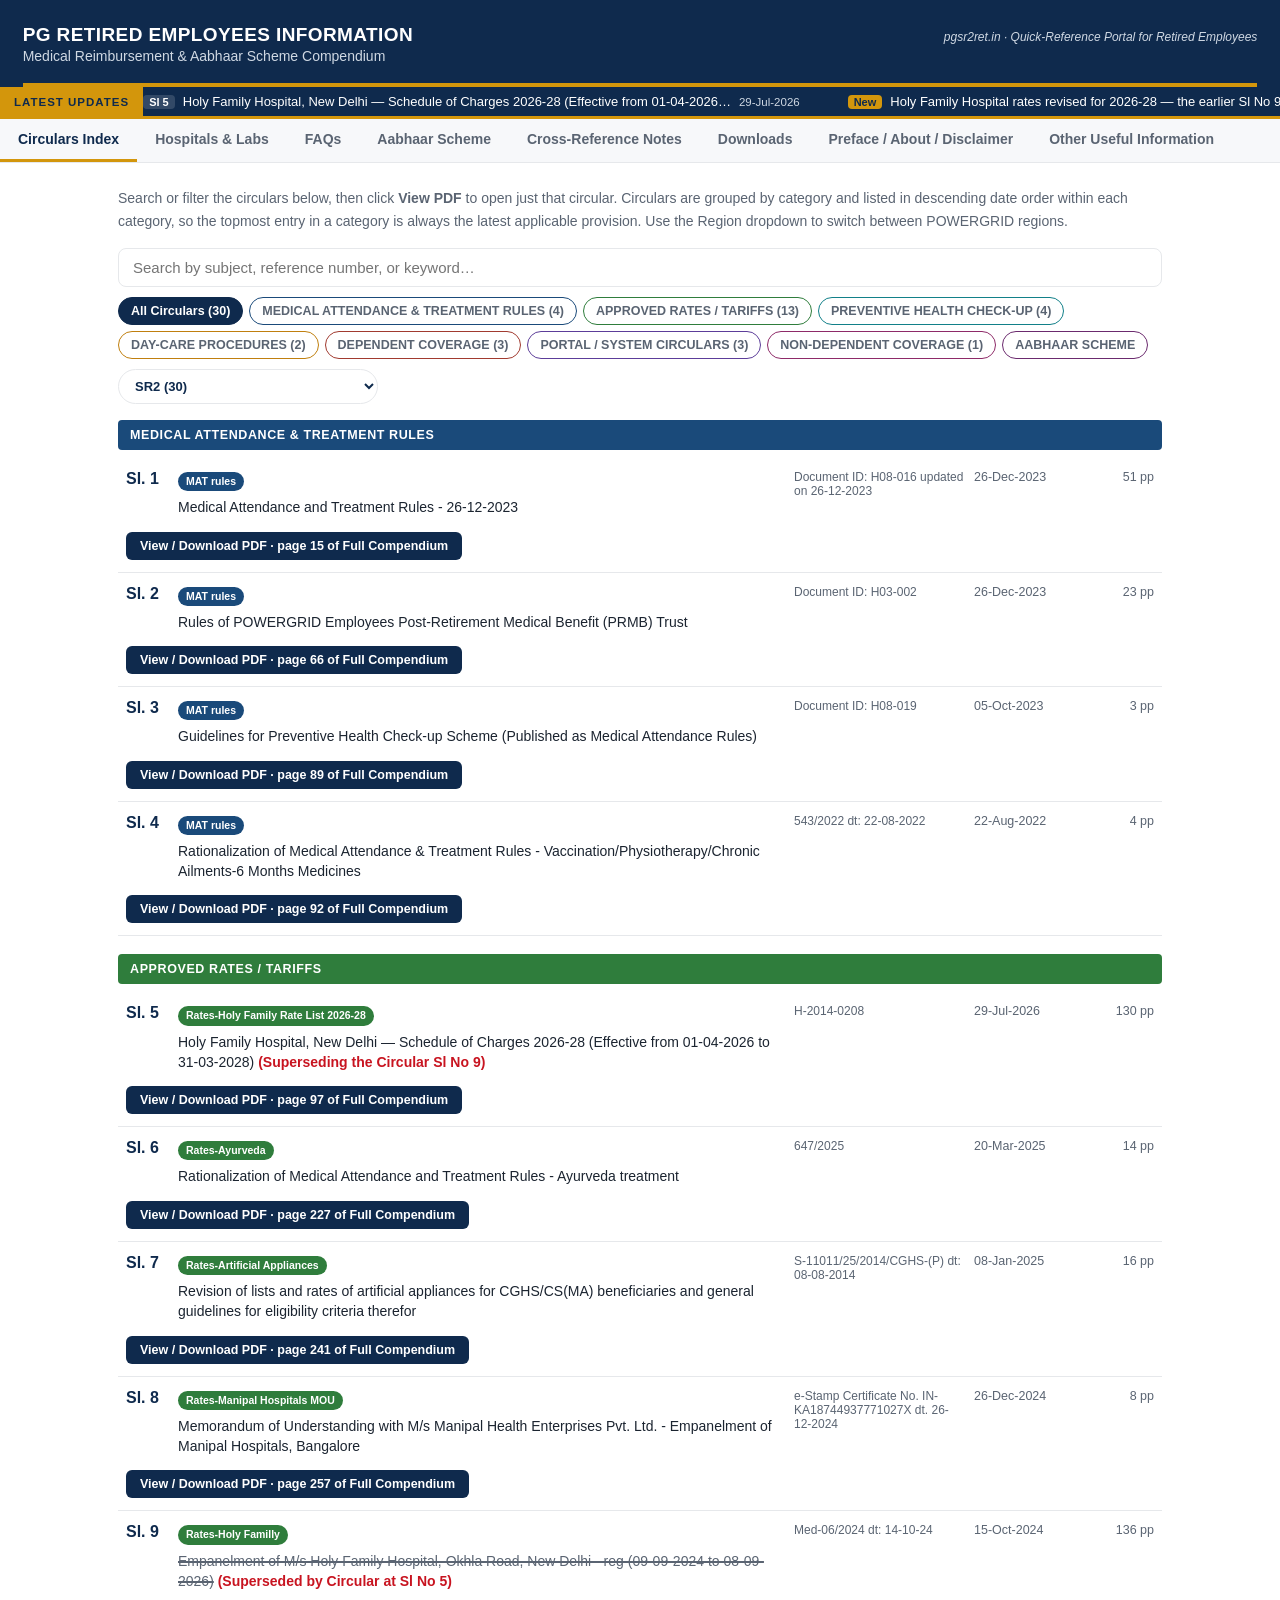
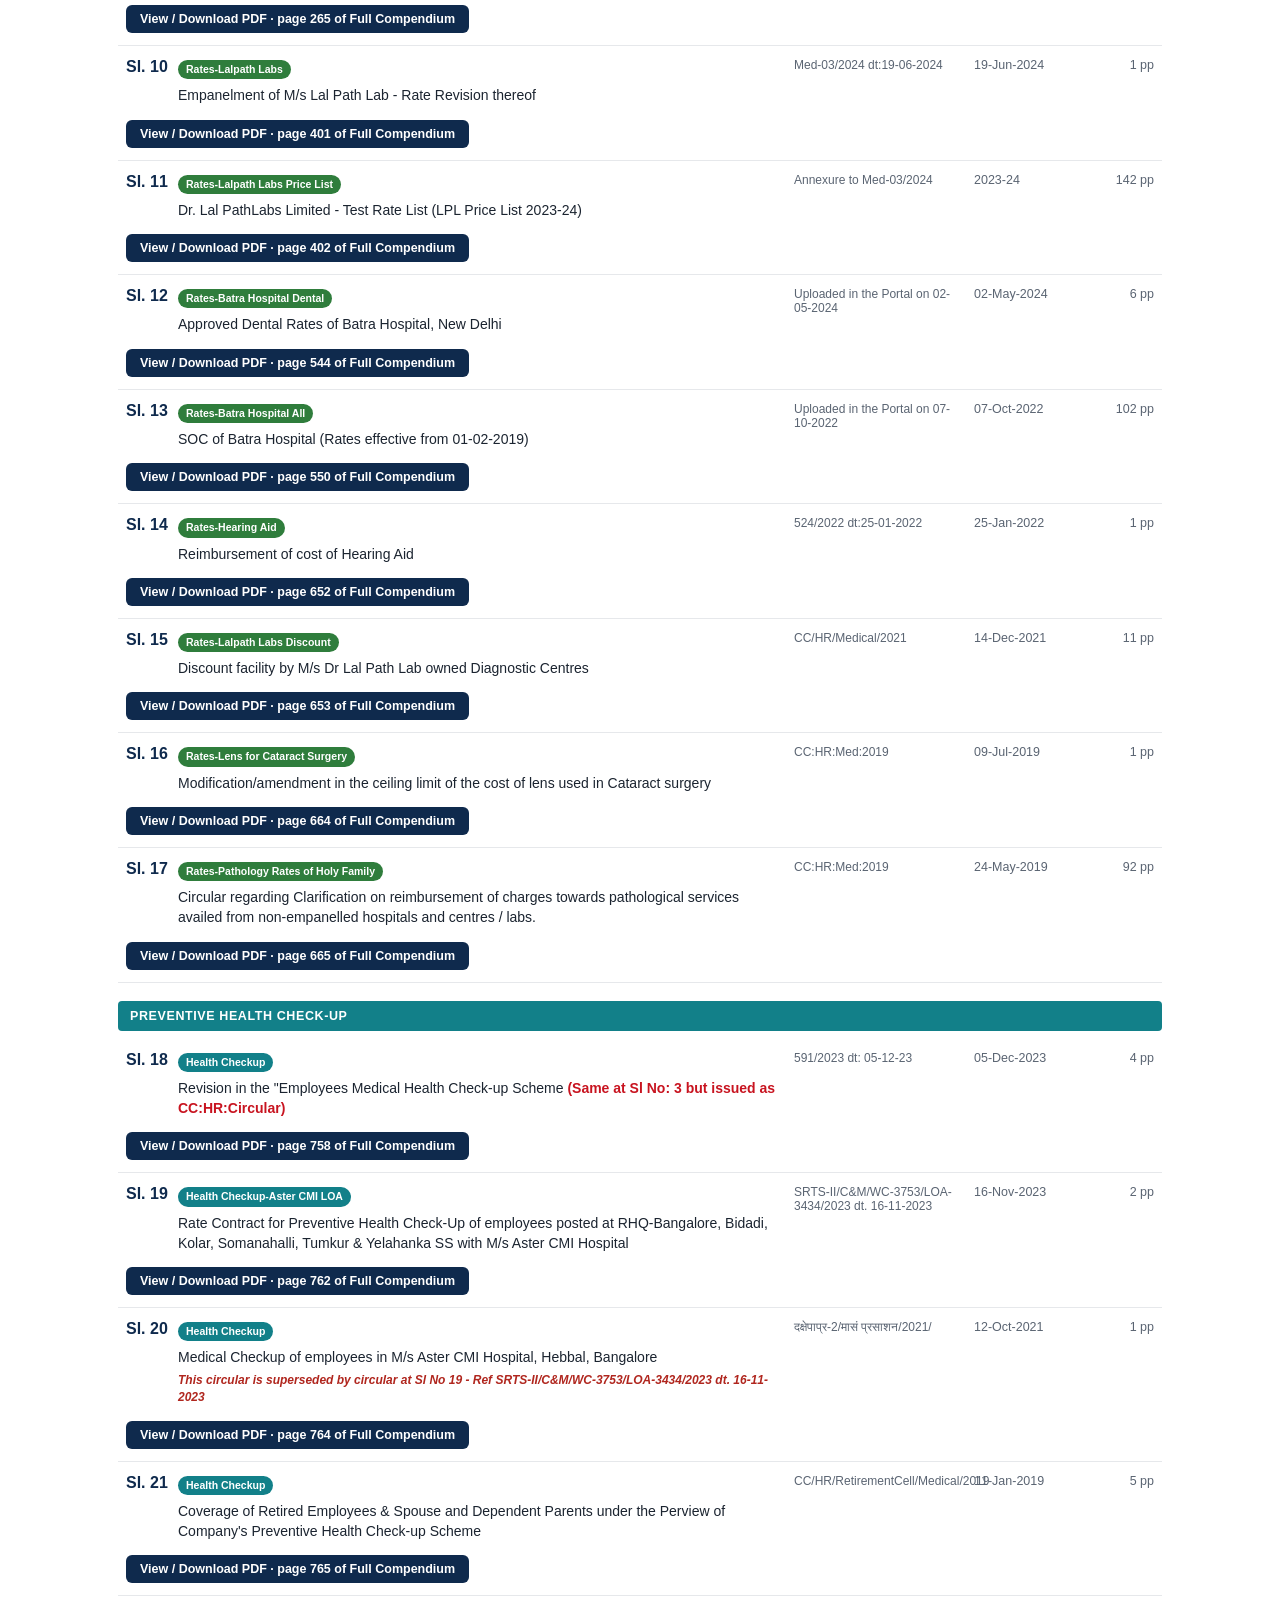
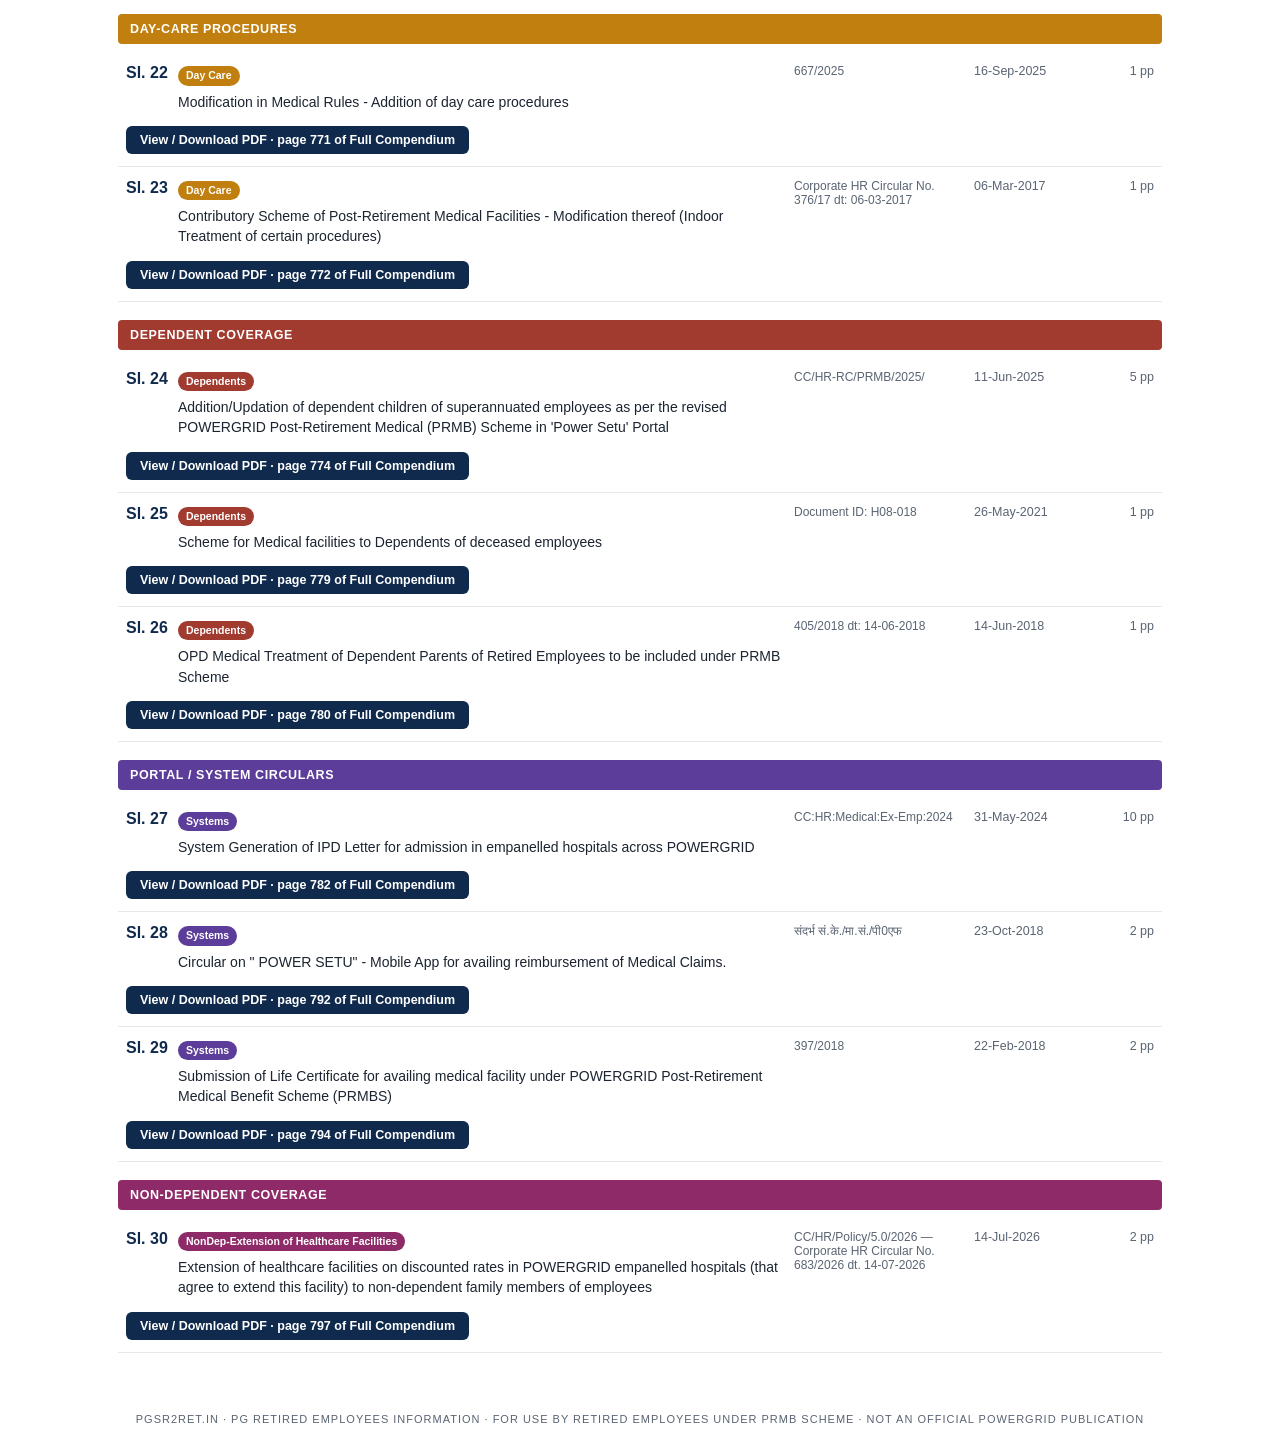
<file: index.html>
<!DOCTYPE html>
<html lang="en">
<head>
<meta charset="UTF-8">
<meta name="viewport" content="width=device-width, initial-scale=1.0">
<title>POWERGRID Retired Employees Information | pgsr2ret.in</title>
<link rel="stylesheet" href="style.css">
</head>
<body>

<header class="topbar">
  <div class="topbar-inner">
    <div class="brand">
      <div class="brand-title">PG RETIRED EMPLOYEES INFORMATION</div>
      <div class="brand-sub">Medical Reimbursement &amp; Aabhaar Scheme Compendium</div>
    </div>
    <div class="brand-tag">pgsr2ret.in &middot; Quick-Reference Portal for Retired Employees</div>
  </div>
  <div class="goldline"></div>
</header>

<div class="ticker-wrap" id="tickerWrap">
  <span class="ticker-label">Latest Updates</span>
  <div class="ticker-viewport">
    <div class="ticker-track" id="tickerTrack"><!-- filled by app.js from DATA.circulars --></div>
  </div>
</div>

<nav class="tabs" id="tabs">
  <button class="tab-btn active" data-tab="circulars">Circulars Index</button>
  <button class="tab-btn" data-tab="hospitals">Hospitals &amp; Labs</button>
  <button class="tab-btn" data-tab="faqs">FAQs</button>
  <button class="tab-btn" data-tab="aabhaar">Aabhaar Scheme</button>
  <button class="tab-btn" data-tab="crossref">Cross-Reference Notes</button>
  <button class="tab-btn" data-tab="downloads">Downloads</button>
  <button class="tab-btn" data-tab="about">Preface / About / Disclaimer</button>
  <button class="tab-btn" data-tab="other">Other Useful Information</button>
</nav>

<main class="content">

  <!-- CIRCULARS TAB -->
  <section id="tab-circulars" class="tab-panel active">
    <div class="panel-intro">
      <p>Search or filter the circulars below, then click <strong>View PDF</strong> to open just that
      circular. Circulars are grouped by category and listed in descending date order within each
      category, so the topmost entry in a category is always the latest applicable provision. Use the
      Region dropdown to switch between POWERGRID regions.</p>
    </div>
    <div class="controls">
      <input type="search" id="circSearch" placeholder="Search by subject, reference number, or keyword…" autocomplete="off">
      <div class="chips" id="circFilters"></div>
      <select id="circRegionFilter" class="city-select"></select>
    </div>
    <div id="circResults" class="results"></div>
    <p class="empty-msg" id="circEmpty" style="display:none;">No circulars match your search.</p>
  </section>

  <!-- HOSPITALS TAB -->
  <section id="tab-hospitals" class="tab-panel">
    <div class="panel-intro">
      <p>Empanelled hospitals and Dr. Lal PathLabs centres. Use the Region dropdown to switch between
      POWERGRID regions, then narrow further by State and City, or just search by name.
      <span class="star-red">*</span> the Portal Sl.No. may change once any new empanelment
      hospital is added.</p>
    </div>
    <div class="controls">
      <input type="search" id="hospSearch" placeholder="Search hospitals or labs by name…" autocomplete="off">
      <div class="chips">
        <button class="chip active" data-hgroup="hospitals">Hospitals (80)</button>
        <button class="chip" data-hgroup="labs">Dr. Lal PathLabs (23)</button>
      </div>
      <select id="hospRegionFilter" class="city-select"></select>
      <select id="hospStateFilter" class="city-select"></select>
      <select id="hospCityFilter" class="city-select"></select>
    </div>
    <p class="hint-note" id="hospStateHint" style="display:none;"></p>
    <div id="hospResults" class="results"></div>
    <p class="empty-msg" id="hospEmpty" style="display:none;">No matches found.</p>
  </section>

  <!-- FAQs TAB -->
  <section id="tab-faqs" class="tab-panel">
    <div class="panel-intro">
      <p>Answers to common questions retired employees ask about medical reimbursement, empanelled
      hospitals, and the Aabhaar Scheme. Click a question to expand its answer.</p>
    </div>
    <div class="controls">
      <input type="search" id="faqSearch" placeholder="Search FAQs by keyword…" autocomplete="off">
      <div class="chips" id="faqFilters"></div>
    </div>
    <div id="faqResults" class="results"></div>
    <p class="empty-msg" id="faqEmpty" style="display:none;">No FAQs match your search.</p>
    <p class="empty-msg" id="faqComingSoon" style="display:none;">FAQs are being compiled and will
      appear here soon &mdash; check back later, or use the Circulars Index or Hospitals &amp; Labs
      tabs in the meantime.</p>
  </section>

  <!-- AABHAAR TAB -->
  <section id="tab-aabhaar" class="tab-panel">
    <div class="card-page">
      <h2>AABHAAR Scheme</h2>
      <p class="meta-line">A Scheme for Felicitation of Superannuated Employees &middot; Corporate HR
      Circular No. 650/2025 &middot; Effective 01-04-2025</p>
      <p>The AABHAAR Scheme is framed by POWERGRID to felicitate and reward superannuated employees in
      recognition of achieving age milestones &mdash; acknowledging their loyalty, invaluable
      contributions, and lasting legacy. It covers monetary rewards for age milestones (65 to 100
      years), felicitation on the Annual Raising Day with family, personalised doorstep delivery for
      senior/aged beneficiaries, and a one-time past-milestone clause for employees who crossed a
      milestone before the scheme launched.</p>
      <p>The attached document summarises all three AABHAAR circulars issued so far (launch
      &amp; framework, implementation guidelines, and the 2026 protocol amendment) in one place,
      followed by the full text of each circular.</p>
      <a class="btn-view" href="aabhaar_scheme.pdf" target="_blank" rel="noopener">View / Download AABHAAR Scheme PDF (7 pages)</a>
    </div>
  </section>

  <!-- CROSSREF TAB -->
  <section id="tab-crossref" class="tab-panel">
    <div class="card-page">
      <h2>Cross-Reference Notes</h2>
      <p class="meta-line">Important points linking certain medical reimbursement circulars issued at different times</p>
      <p>Several circulars in this compendium touch on overlapping subjects, or a later circular's
      content is already substantially covered by an earlier base document. This note calls out those
      links explicitly &mdash; e.g. where a Health Check-up circular restates content already covered
      under the main Medical Attendance Rules, or where a Dependent Coverage circular should be read
      together with the PRMB Trust Rules &mdash; so a reader isn't confused by seeing the same subject
      addressed more than once in the compendium.</p>
      <a class="btn-view" href="crossref_notes.pdf" target="_blank" rel="noopener">View / Download Cross-Reference Notes PDF</a>
    </div>
  </section>

  <!-- DOWNLOADS TAB -->
  <section id="tab-downloads" class="tab-panel">
    <div class="card-page">
      <h2>Downloads</h2>
      <p>Most people only need one or two individual circulars &mdash; use the <strong>Circulars
      Index</strong> tab for that. These downloads are for anyone who wants the complete picture in a
      single file.</p>
      <ul class="dl-list">
        <li>
          <div class="dl-title">Full Compendium (all circulars, hospitals list, dividers, Aabhaar Scheme)</div>
          <div class="dl-desc">672 pages &middot; compressed for faster download</div>
          <a class="btn-view" href="full_compendium.pdf" target="_blank" rel="noopener">Download Full Compendium PDF</a>
        </li>
        <li>
          <div class="dl-title">Index Sheet only</div>
          <div class="dl-desc">A printable summary of every circular, its reference, date, and page number in the full Compendium</div>
          <a class="btn-view" href="index_sheet.pdf" target="_blank" rel="noopener">Download Index Sheet PDF</a>
        </li>
      </ul>
    </div>
  </section>

  <!-- ABOUT TAB -->
  <section id="tab-about" class="tab-panel">
    <div class="card-page">
      <h2>Preface</h2>
      <p>Over the years, POWERGRID Corporate HR Department has issued a number of circulars, office
      memoranda and scheme documents governing medical attendance, treatment and reimbursement
      facilities available to serving as well as retired employees under the Post-Retirement Medical
      Benefit (PRMB) Scheme and also the AABHAAR Scheme to felicitate and reward superannuated
      employees in recognition of achieving age milestones. These circulars, being issued at different
      points in time and on different aspects of the rules, are often scattered and difficult to
      locate when actually needed.</p>
      <p>This Compendium has been prepared with the specific objective of consolidating all such
      circulars &mdash; classified and grouped based on nature/type of the circulars in date wise
      descending order sequence with a ready-reference Index &mdash; so that a Retired Employee,
      spouse or dependent can quickly locate the applicable provision, rate, ceiling or procedure
      without having to search through multiple individual documents.</p>
      <p><em>This compilation is based on the circulars, office memoranda and scheme documents hosted
      on the Retired Employees Portal (<strong>https://tejas.powergrid.in/ex-employee/</strong>) as on
      30-06-2026.</em></p>
      <h3>Usefulness of this Compendium to Retired Employees</h3>
      <ul>
        <li><strong>Single-window reference:</strong> All circulars relating to Preventive Health
        Check-up, Hearing Aid reimbursement, Artificial Appliances/Prosthetics rates, Cataract (IOL)
        lens ceiling, Ayurveda treatment, Dental rates, Day-care procedures, and PRMB dependent
        coverage are available at one place.</li>
        <li><strong>Quick navigation:</strong> The Index gives the circular number, date, subject and
        exact page range in the full Compendium file, enabling a retired employee to go directly to
        the relevant circular instead of searching multiple files.</li>
        <li><strong>Up-to-date position:</strong> Since circulars are arranged in descending date
        order, the employee can immediately see the latest applicable provision on any subject, and
        also trace how a particular rule has evolved over time.</li>
        <li><strong>Assistance in claims:</strong> Approved rates (dental, prosthetics, hearing aid,
        cataract lens, Ayurveda therapies, Holy Family Hospital Delhi Rates, Batra Hospital Delhi
        Rates, Dr Lalpath Labs rates) and eligibility conditions are readily available for use while
        preparing and submitting reimbursement claims under the PRMB Scheme.</li>
        <li><strong>Awareness of procedural requirements:</strong> Circulars relating to PRMB Life
        Certificate submission, updation of dependents on the Power-Setu portal, and the AABHAAR
        felicitation scheme help retired employees stay compliant with annual submission requirements
        and avail all eligible benefits without interruption.</li>
      </ul>
      <p>It is hoped that this Compendium will serve as a handy and reliable reference document for
      the Retired Employees' community of POWERGRID, and will be updated periodically as and when new
      circulars affecting medical reimbursement are issued.</p>
      <h3>Acknowledgements</h3>
      <p>The compiler gratefully acknowledges the continued support, guidance and valuable suggestions
      of Shri N Shankar, ex-ED(HR), CC and Shri NSJ Ponniah, ex-Senior GM, Sriperumbudur, in bringing
      out this Compendium.</p>
      <a class="btn-view" href="preface.pdf" target="_blank" rel="noopener">View / Download Preface PDF</a>

      <h2 style="margin-top:34px;">About This Portal</h2>
      <p>This portal consolidates the circulars, office memoranda, and scheme documents governing
      medical attendance, treatment, and reimbursement facilities available to retired employees
      under the Post-Retirement Medical Benefit (PRMB) Scheme, and the AABHAAR Scheme, all in one
      searchable place.</p>
      <h3>Disclaimer &amp; Terms of Use</h3>
      <p><strong>1. Personal &amp; Voluntary Initiative.</strong> This compilation of medical
      reimbursement circulars, guidelines, and forms ("Compilation") is a voluntary, non-commercial
      effort undertaken in a personal capacity by a retired employee of Power Grid Corporation of
      India Limited ("Employer"). It has been prepared purely for the convenience and quick reference
      of fellow retirees.</p>
      <p><strong>2. Not an Official or Authoritative Document.</strong> This Compilation is not an
      official publication of the Employer and carries no statutory or legal authority. While care has
      been taken to compile the information accurately from publicly available official sources, the
      compiler makes no representation or warranty as to its completeness, accuracy, or currency.</p>
      <p><strong>3. Always Verify with Official Sources.</strong> Rules, eligibility criteria, limits,
      and procedures governing medical benefits are subject to change, amendment, or clarification by
      the management at any time, without notice. Users are strongly advised to verify all information
      against the official circulars available on the Employer's website
      (<strong>https://tejas.powergrid.in/ex-employee/</strong>), or to consult the concerned HR
      Department, before submitting claims or making any financial decisions.</p>
      <p><strong>4. No Liability.</strong> The compiler accepts no responsibility or liability for any
      errors, omissions, outdated information, or discrepancies in this Compilation, nor for any claim
      rejection, reimbursement delay, or financial loss arising from reliance on this material. Use of
      this Compilation is entirely at the reader's own discretion and risk.</p>
      <p><strong>5. Ownership of Source Material.</strong> All original circulars, forms, and related
      materials remain the sole intellectual property of the Employer. This Compilation is intended
      solely for private circulation among retirees and must not be used for any commercial purpose or
      distributed outside the retiree community.</p>
      <p class="compiler-block">
        Compiler: A Hanumantha Char<br>
        Retired DGM(F)&amp;A, SRTS&nbsp;II Bangalore<br>
        Circulars issued up to 30-06-2026
      </p>
    </div>
  </section>

  <!-- OTHER USEFUL INFORMATION TAB -->
  <section id="tab-other" class="tab-panel">
    <div class="panel-intro">
      <p>Other documents and information useful to retired employees, beyond the medical reimbursement
      circulars &mdash; added here from time to time.</p>
    </div>
    <div id="otherResults" class="results"></div>
    <p class="empty-msg" id="otherEmpty" style="display:none;">Nothing here yet &mdash; check back
      later, or use the tabs above in the meantime.</p>
  </section>

</main>

<footer class="site-footer">pgsr2ret.in &middot; PG Retired Employees Information &middot; For use by Retired Employees under PRMB Scheme &middot; Not an official POWERGRID publication</footer>

<script src="assets_data.js"></script>
<script src="app.js"></script>
</body>
</html>
</file>
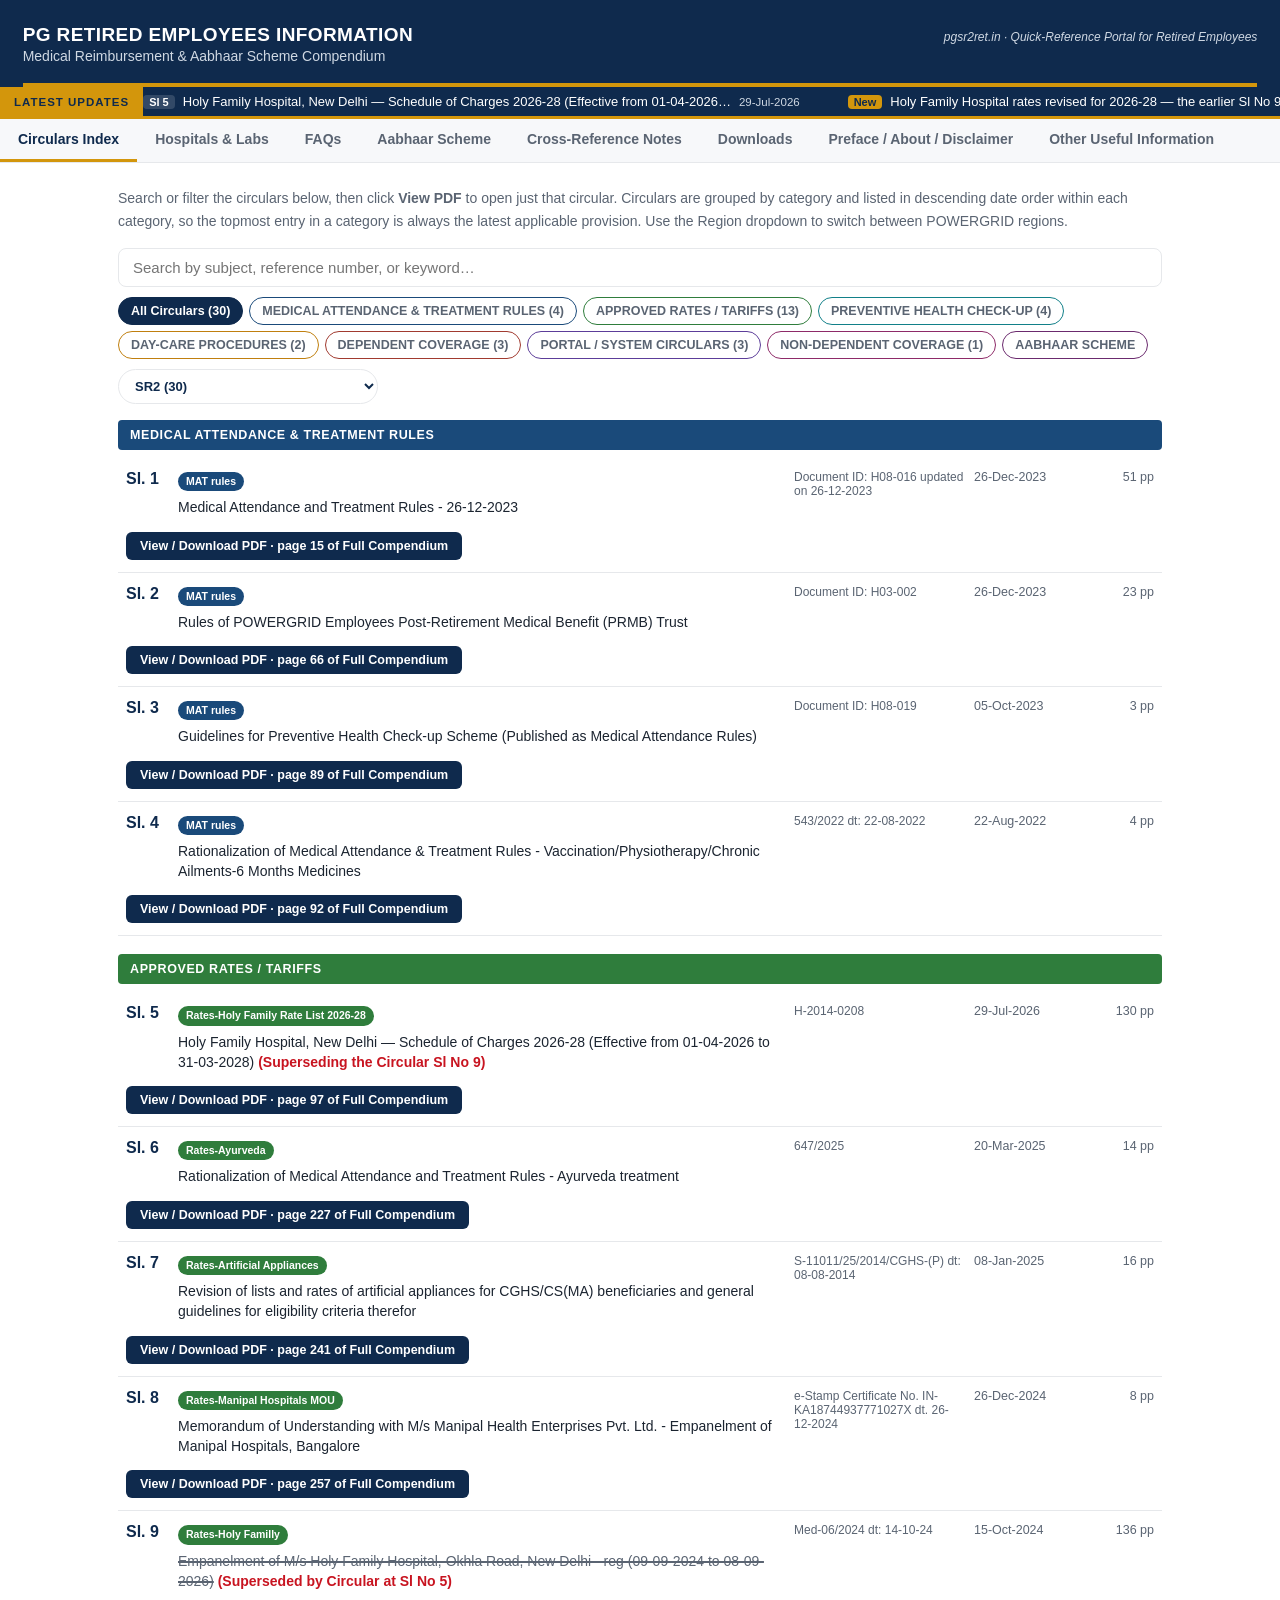
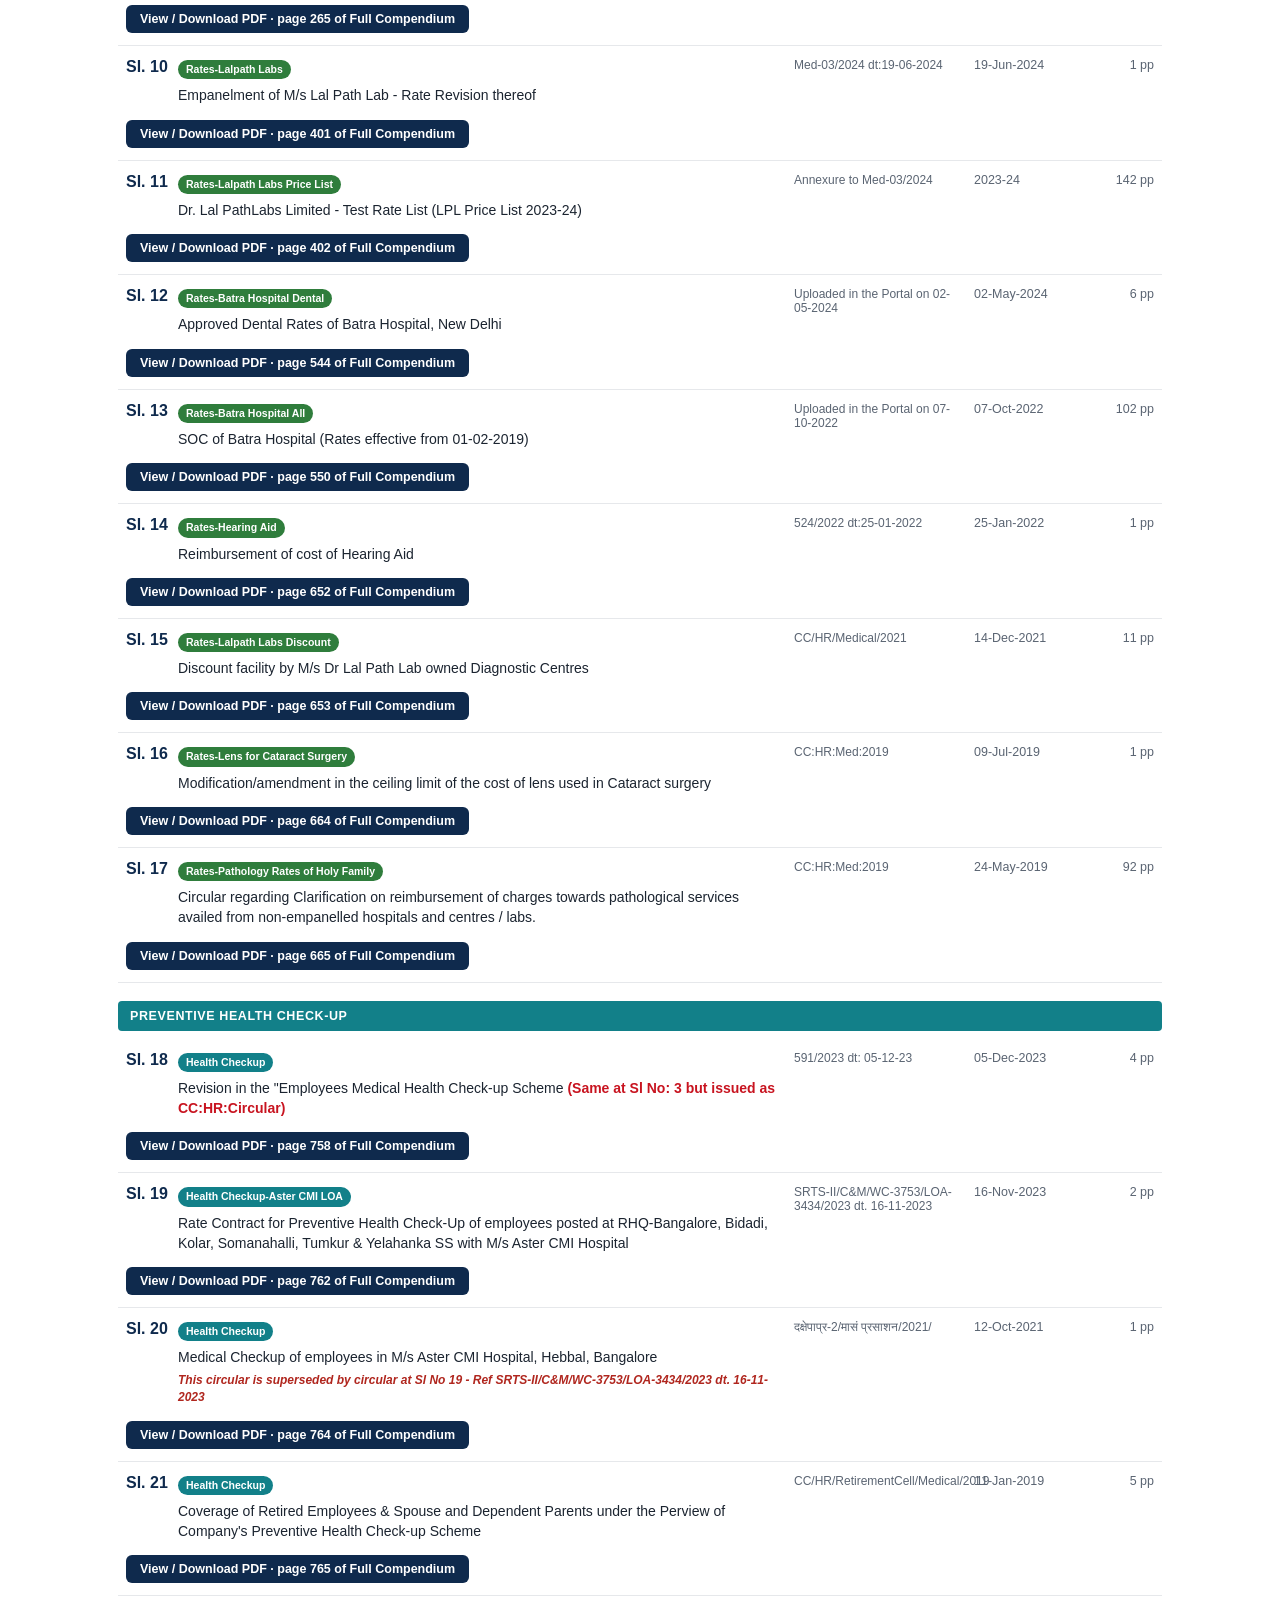
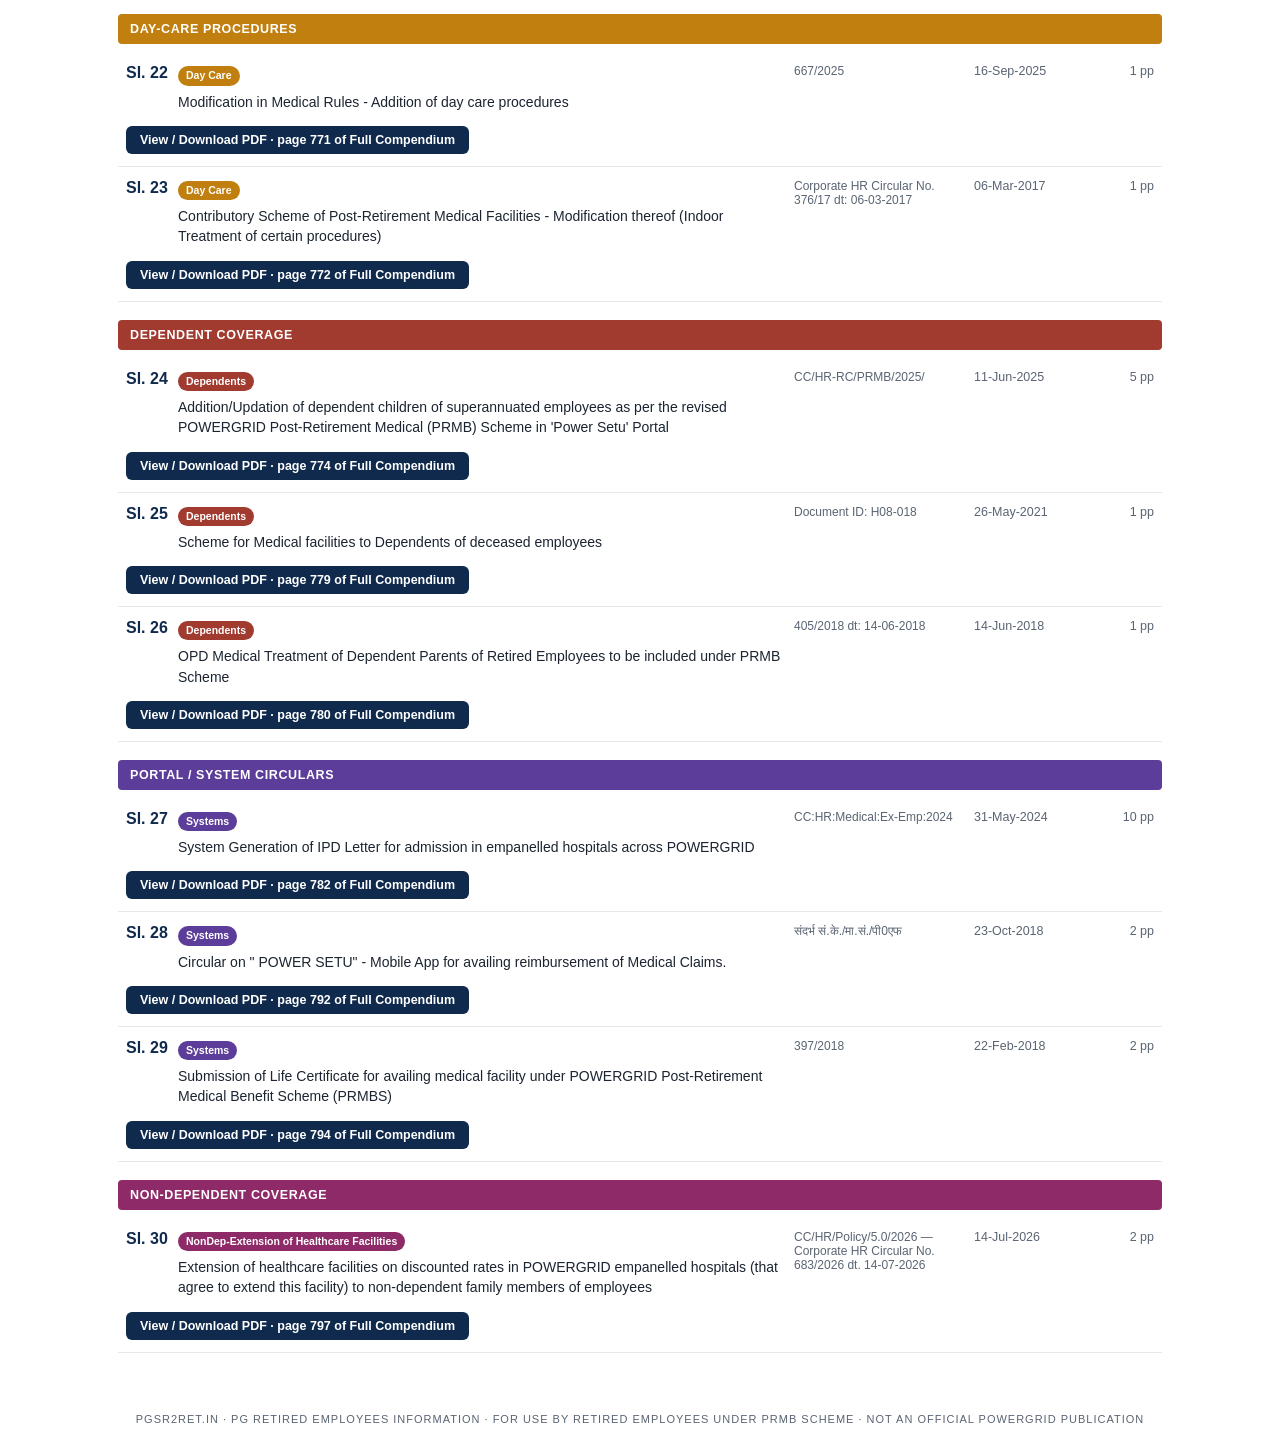
<file: index_1.html>
<!DOCTYPE html>
<html lang="en">
<head>
<meta charset="UTF-8">
<meta name="viewport" content="width=device-width, initial-scale=1.0">
<title>POWERGRID Retired Employees Information | pgsr2ret.in</title>
<link rel="stylesheet" href="style.css">
</head>
<body>

<header class="topbar">
  <div class="topbar-inner">
    <div class="brand">
      <div class="brand-title">PG RETIRED EMPLOYEES INFORMATION</div>
      <div class="brand-sub">Medical Reimbursement &amp; Aabhaar Scheme Compendium</div>
    </div>
    <div class="brand-tag">pgsr2ret.in &middot; Quick-Reference Portal for Retired Employees</div>
  </div>
  <div class="goldline"></div>
</header>

<div class="ticker-wrap" id="tickerWrap">
  <span class="ticker-label">Latest Updates</span>
  <div class="ticker-viewport">
    <div class="ticker-track" id="tickerTrack"><!-- filled by app.js from DATA.circulars --></div>
  </div>
</div>

<nav class="tabs" id="tabs">
  <button class="tab-btn active" data-tab="circulars">Circulars Index</button>
  <button class="tab-btn" data-tab="hospitals">Hospitals &amp; Labs</button>
  <button class="tab-btn" data-tab="faqs">FAQs</button>
  <button class="tab-btn" data-tab="aabhaar">Aabhaar Scheme</button>
  <button class="tab-btn" data-tab="crossref">Cross-Reference Notes</button>
  <button class="tab-btn" data-tab="downloads">Downloads</button>
  <button class="tab-btn" data-tab="about">Preface / About / Disclaimer</button>
  <button class="tab-btn" data-tab="other">Other Useful Information</button>
</nav>

<main class="content">

  <!-- CIRCULARS TAB -->
  <section id="tab-circulars" class="tab-panel active">
    <div class="panel-intro">
      <p>Search or filter the circulars below, then click <strong>View PDF</strong> to open just that
      circular. Circulars are grouped by category and listed in descending date order within each
      category, so the topmost entry in a category is always the latest applicable provision. Use the
      Region dropdown to switch between POWERGRID regions.</p>
    </div>
    <div class="controls">
      <input type="search" id="circSearch" placeholder="Search by subject, reference number, or keyword…" autocomplete="off">
      <div class="chips" id="circFilters"></div>
      <select id="circRegionFilter" class="city-select"></select>
    </div>
    <div id="circResults" class="results"></div>
    <p class="empty-msg" id="circEmpty" style="display:none;">No circulars match your search.</p>
  </section>

  <!-- HOSPITALS TAB -->
  <section id="tab-hospitals" class="tab-panel">
    <div class="panel-intro">
      <p>Empanelled hospitals and Dr. Lal PathLabs centres. Search by name, pick a city from the
      dropdown to see only that city's list, and use the Region dropdown to switch between POWERGRID
      regions. <span class="star-red">*</span> the Portal Sl.No. may change once any new empanelment
      hospital is added.</p>
    </div>
    <div class="controls">
      <input type="search" id="hospSearch" placeholder="Search hospitals or labs by name…" autocomplete="off">
      <div class="chips">
        <button class="chip active" data-hgroup="hospitals">Hospitals (80)</button>
        <button class="chip" data-hgroup="labs">Dr. Lal PathLabs (23)</button>
      </div>
      <select id="hospRegionFilter" class="city-select"></select>
      <select id="hospCityFilter" class="city-select"></select>
    </div>
    <div id="hospResults" class="results"></div>
    <p class="empty-msg" id="hospEmpty" style="display:none;">No matches found.</p>
  </section>

  <!-- FAQs TAB -->
  <section id="tab-faqs" class="tab-panel">
    <div class="panel-intro">
      <p>Answers to common questions retired employees ask about medical reimbursement, empanelled
      hospitals, and the Aabhaar Scheme. Click a question to expand its answer.</p>
    </div>
    <div class="controls">
      <input type="search" id="faqSearch" placeholder="Search FAQs by keyword…" autocomplete="off">
      <div class="chips" id="faqFilters"></div>
    </div>
    <div id="faqResults" class="results"></div>
    <p class="empty-msg" id="faqEmpty" style="display:none;">No FAQs match your search.</p>
    <p class="empty-msg" id="faqComingSoon" style="display:none;">FAQs are being compiled and will
      appear here soon &mdash; check back later, or use the Circulars Index or Hospitals &amp; Labs
      tabs in the meantime.</p>
  </section>

  <!-- AABHAAR TAB -->
  <section id="tab-aabhaar" class="tab-panel">
    <div class="card-page">
      <h2>AABHAAR Scheme</h2>
      <p class="meta-line">A Scheme for Felicitation of Superannuated Employees &middot; Corporate HR
      Circular No. 650/2025 &middot; Effective 01-04-2025</p>
      <p>The AABHAAR Scheme is framed by POWERGRID to felicitate and reward superannuated employees in
      recognition of achieving age milestones &mdash; acknowledging their loyalty, invaluable
      contributions, and lasting legacy. It covers monetary rewards for age milestones (65 to 100
      years), felicitation on the Annual Raising Day with family, personalised doorstep delivery for
      senior/aged beneficiaries, and a one-time past-milestone clause for employees who crossed a
      milestone before the scheme launched.</p>
      <p>The attached document summarises all three AABHAAR circulars issued so far (launch
      &amp; framework, implementation guidelines, and the 2026 protocol amendment) in one place,
      followed by the full text of each circular.</p>
      <a class="btn-view" href="aabhaar_scheme.pdf" target="_blank" rel="noopener">View / Download AABHAAR Scheme PDF (7 pages)</a>
    </div>
  </section>

  <!-- CROSSREF TAB -->
  <section id="tab-crossref" class="tab-panel">
    <div class="card-page">
      <h2>Cross-Reference Notes</h2>
      <p class="meta-line">Important points linking certain medical reimbursement circulars issued at different times</p>
      <p>Several circulars in this compendium touch on overlapping subjects, or a later circular's
      content is already substantially covered by an earlier base document. This note calls out those
      links explicitly &mdash; e.g. where a Health Check-up circular restates content already covered
      under the main Medical Attendance Rules, or where a Dependent Coverage circular should be read
      together with the PRMB Trust Rules &mdash; so a reader isn't confused by seeing the same subject
      addressed more than once in the compendium.</p>
      <a class="btn-view" href="crossref_notes.pdf" target="_blank" rel="noopener">View / Download Cross-Reference Notes PDF</a>
    </div>
  </section>

  <!-- DOWNLOADS TAB -->
  <section id="tab-downloads" class="tab-panel">
    <div class="card-page">
      <h2>Downloads</h2>
      <p>Most people only need one or two individual circulars &mdash; use the <strong>Circulars
      Index</strong> tab for that. These downloads are for anyone who wants the complete picture in a
      single file.</p>
      <ul class="dl-list">
        <li>
          <div class="dl-title">Full Compendium (all circulars, hospitals list, dividers, Aabhaar Scheme)</div>
          <div class="dl-desc">672 pages &middot; compressed for faster download</div>
          <a class="btn-view" href="full_compendium.pdf" target="_blank" rel="noopener">Download Full Compendium PDF</a>
        </li>
        <li>
          <div class="dl-title">Index Sheet only</div>
          <div class="dl-desc">A printable summary of every circular, its reference, date, and page number in the full Compendium</div>
          <a class="btn-view" href="index_sheet.pdf" target="_blank" rel="noopener">Download Index Sheet PDF</a>
        </li>
      </ul>
    </div>
  </section>

  <!-- ABOUT TAB -->
  <section id="tab-about" class="tab-panel">
    <div class="card-page">
      <h2>Preface</h2>
      <p>Over the years, POWERGRID Corporate HR Department has issued a number of circulars, office
      memoranda and scheme documents governing medical attendance, treatment and reimbursement
      facilities available to serving as well as retired employees under the Post-Retirement Medical
      Benefit (PRMB) Scheme and also the AABHAAR Scheme to felicitate and reward superannuated
      employees in recognition of achieving age milestones. These circulars, being issued at different
      points in time and on different aspects of the rules, are often scattered and difficult to
      locate when actually needed.</p>
      <p>This Compendium has been prepared with the specific objective of consolidating all such
      circulars &mdash; classified and grouped based on nature/type of the circulars in date wise
      descending order sequence with a ready-reference Index &mdash; so that a Retired Employee,
      spouse or dependent can quickly locate the applicable provision, rate, ceiling or procedure
      without having to search through multiple individual documents.</p>
      <p><em>This compilation is based on the circulars, office memoranda and scheme documents hosted
      on the Retired Employees Portal (<strong>https://tejas.powergrid.in/ex-employee/</strong>) as on
      30-06-2026.</em></p>
      <h3>Usefulness of this Compendium to Retired Employees</h3>
      <ul>
        <li><strong>Single-window reference:</strong> All circulars relating to Preventive Health
        Check-up, Hearing Aid reimbursement, Artificial Appliances/Prosthetics rates, Cataract (IOL)
        lens ceiling, Ayurveda treatment, Dental rates, Day-care procedures, and PRMB dependent
        coverage are available at one place.</li>
        <li><strong>Quick navigation:</strong> The Index gives the circular number, date, subject and
        exact page range in the full Compendium file, enabling a retired employee to go directly to
        the relevant circular instead of searching multiple files.</li>
        <li><strong>Up-to-date position:</strong> Since circulars are arranged in descending date
        order, the employee can immediately see the latest applicable provision on any subject, and
        also trace how a particular rule has evolved over time.</li>
        <li><strong>Assistance in claims:</strong> Approved rates (dental, prosthetics, hearing aid,
        cataract lens, Ayurveda therapies, Holy Family Hospital Delhi Rates, Batra Hospital Delhi
        Rates, Dr Lalpath Labs rates) and eligibility conditions are readily available for use while
        preparing and submitting reimbursement claims under the PRMB Scheme.</li>
        <li><strong>Awareness of procedural requirements:</strong> Circulars relating to PRMB Life
        Certificate submission, updation of dependents on the Power-Setu portal, and the AABHAAR
        felicitation scheme help retired employees stay compliant with annual submission requirements
        and avail all eligible benefits without interruption.</li>
      </ul>
      <p>It is hoped that this Compendium will serve as a handy and reliable reference document for
      the Retired Employees' community of POWERGRID, and will be updated periodically as and when new
      circulars affecting medical reimbursement are issued.</p>
      <h3>Acknowledgements</h3>
      <p>The compiler gratefully acknowledges the continued support, guidance and valuable suggestions
      of Shri N Shankar, ex-ED(HR), CC and Shri NSJ Ponniah, ex-Senior GM, Sriperumbudur, in bringing
      out this Compendium.</p>
      <a class="btn-view" href="preface.pdf" target="_blank" rel="noopener">View / Download Preface PDF</a>

      <h2 style="margin-top:34px;">About This Portal</h2>
      <p>This portal consolidates the circulars, office memoranda, and scheme documents governing
      medical attendance, treatment, and reimbursement facilities available to retired employees
      under the Post-Retirement Medical Benefit (PRMB) Scheme, and the AABHAAR Scheme, all in one
      searchable place.</p>
      <h3>Disclaimer &amp; Terms of Use</h3>
      <p><strong>1. Personal &amp; Voluntary Initiative.</strong> This compilation of medical
      reimbursement circulars, guidelines, and forms ("Compilation") is a voluntary, non-commercial
      effort undertaken in a personal capacity by a retired employee of Power Grid Corporation of
      India Limited ("Employer"). It has been prepared purely for the convenience and quick reference
      of fellow retirees.</p>
      <p><strong>2. Not an Official or Authoritative Document.</strong> This Compilation is not an
      official publication of the Employer and carries no statutory or legal authority. While care has
      been taken to compile the information accurately from publicly available official sources, the
      compiler makes no representation or warranty as to its completeness, accuracy, or currency.</p>
      <p><strong>3. Always Verify with Official Sources.</strong> Rules, eligibility criteria, limits,
      and procedures governing medical benefits are subject to change, amendment, or clarification by
      the management at any time, without notice. Users are strongly advised to verify all information
      against the official circulars available on the Employer's website
      (<strong>https://tejas.powergrid.in/ex-employee/</strong>), or to consult the concerned HR
      Department, before submitting claims or making any financial decisions.</p>
      <p><strong>4. No Liability.</strong> The compiler accepts no responsibility or liability for any
      errors, omissions, outdated information, or discrepancies in this Compilation, nor for any claim
      rejection, reimbursement delay, or financial loss arising from reliance on this material. Use of
      this Compilation is entirely at the reader's own discretion and risk.</p>
      <p><strong>5. Ownership of Source Material.</strong> All original circulars, forms, and related
      materials remain the sole intellectual property of the Employer. This Compilation is intended
      solely for private circulation among retirees and must not be used for any commercial purpose or
      distributed outside the retiree community.</p>
      <p class="compiler-block">
        Compiler: A Hanumantha Char<br>
        Retired DGM(F)&amp;A, SRTS&nbsp;II Bangalore<br>
        Circulars issued up to 30-06-2026
      </p>
    </div>
  </section>

  <!-- OTHER USEFUL INFORMATION TAB -->
  <section id="tab-other" class="tab-panel">
    <div class="panel-intro">
      <p>Other documents and information useful to retired employees, beyond the medical reimbursement
      circulars &mdash; added here from time to time.</p>
    </div>
    <div id="otherResults" class="results"></div>
    <p class="empty-msg" id="otherEmpty" style="display:none;">Nothing here yet &mdash; check back
      later, or use the tabs above in the meantime.</p>
  </section>

</main>

<footer class="site-footer">pgsr2ret.in &middot; PG Retired Employees Information &middot; For use by Retired Employees under PRMB Scheme &middot; Not an official POWERGRID publication</footer>

<script src="assets_data.js"></script>
<script src="app.js"></script>
</body>
</html>
</file>
<file: style.css>
:root {
  --navy: #0f2a4d;
  --navy-light: #12284a;
  --gold: #d3960c;
  --text: #1b2430;
  --muted: #5a6472;
  --border: #e6e8eb;
  --bg-soft: #f7f8fa;
}

* { box-sizing: border-box; }

body {
  margin: 0;
  padding: 0;
  font-family: 'Segoe UI', Arial, Helvetica, sans-serif;
  color: var(--text);
  background: #fff;
}

.topbar {
  background: var(--navy);
  color: #fff;
  padding: 6mm 6mm 0 6mm;
}
.topbar-inner {
  display: flex;
  align-items: baseline;
  justify-content: space-between;
  flex-wrap: wrap;
  gap: 6px;
  padding-bottom: 5mm;
}
.brand-title {
  font-size: 19px;
  font-weight: 800;
  letter-spacing: 0.4px;
  line-height: 1.25;
  max-width: 560px;
}
.brand-sub {
  font-size: 14px;
  font-weight: 500;
  color: #cfd8e3;
  margin-top: 2px;
}
.brand-tag {
  font-size: 12px;
  color: #cfd8e3;
  font-style: italic;
}
.goldline {
  height: 4px;
  background: var(--gold);
}

/* ---------- scrolling "latest updates" ticker ---------- */
.ticker-wrap {
  display: flex;
  align-items: stretch;
  background: var(--navy);
  border-bottom: 3px solid var(--gold);
  overflow: hidden;
}
.ticker-label {
  flex: 0 0 auto;
  background: var(--gold);
  color: var(--navy);
  font-weight: 800;
  font-size: 11.5px;
  letter-spacing: 1px;
  text-transform: uppercase;
  padding: 7px 14px;
  display: flex;
  align-items: center;
  white-space: nowrap;
}
.ticker-viewport {
  flex: 1 1 auto;
  overflow: hidden;
  position: relative;
}
.ticker-track {
  display: inline-flex;
  white-space: nowrap;
  width: max-content;
  animation: ticker-scroll 35s linear infinite;
}
/* pause on hover/focus so it's readable */
.ticker-wrap:hover .ticker-track,
.ticker-track:focus-within {
  animation-play-state: paused;
}
@media (prefers-reduced-motion: reduce) {
  .ticker-track { animation: none; }
}
.ticker-item {
  color: #fff;
  font-size: 13px;
  padding: 7px 48px 7px 0;
  display: inline-flex;
  align-items: center;
  gap: 8px;
}
.ticker-item .ticker-sl.ticker-new {
  background: var(--gold);
  color: var(--navy);
}
.ticker-item .ticker-sl {
  background: rgba(255, 255, 255, 0.15);
  border-radius: 4px;
  padding: 1px 6px;
  font-weight: 700;
  font-size: 11px;
}
.ticker-item .ticker-date {
  color: #cfd8e3;
  font-size: 11.5px;
}
/* The track holds the item list TWICE back-to-back (see app.js). Animating
   only halfway (-50%) means copy #2 lands exactly where copy #1 started --
   a perfectly seamless loop, no jump/reset visible. */
@keyframes ticker-scroll {
  from { transform: translateX(0); }
  to   { transform: translateX(-50%); }
}

.tabs {
  display: flex;
  flex-wrap: wrap;
  background: var(--bg-soft);
  border-bottom: 1px solid var(--border);
  position: sticky;
  top: 0;
  z-index: 10;
}
.tab-btn {
  background: none;
  border: none;
  padding: 12px 18px;
  font-size: 14px;
  font-weight: 600;
  color: var(--muted);
  cursor: pointer;
  border-bottom: 3px solid transparent;
}
.tab-btn:hover { color: var(--navy); }
.tab-btn.active {
  color: var(--navy);
  border-bottom: 3px solid var(--gold);
}

.content {
  max-width: 1080px;
  margin: 0 auto;
  padding: 20px 18px 40px 18px;
}

.tab-panel { display: none; }
.tab-panel.active { display: block; }

.panel-intro p {
  color: var(--muted);
  font-size: 14px;
  line-height: 1.6;
  margin: 4px 0 16px 0;
}

.controls {
  display: flex;
  flex-direction: column;
  gap: 10px;
  margin-bottom: 16px;
}
#circSearch, #hospSearch {
  width: 100%;
  padding: 10px 14px;
  font-size: 15px;
  border: 1.5px solid var(--border);
  border-radius: 8px;
  outline: none;
}
#circSearch:focus, #hospSearch:focus {
  border-color: var(--gold);
}

.chips {
  display: flex;
  flex-wrap: wrap;
  gap: 6px;
}

.city-select {
  padding: 8px 12px;
  font-size: 13px;
  font-weight: 600;
  color: var(--navy);
  border: 1.5px solid var(--border);
  border-radius: 20px;
  background: #fff;
  cursor: pointer;
  max-width: 260px;
}
.city-select:focus { border-color: var(--gold); outline: none; }
.chip {
  border: 1.5px solid var(--border);
  background: #fff;
  color: var(--muted);
  padding: 6px 12px;
  border-radius: 20px;
  font-size: 12.5px;
  font-weight: 600;
  cursor: pointer;
}
.chip.active {
  background: var(--navy);
  border-color: var(--navy);
  color: #fff;
}

.results { display: flex; flex-direction: column; gap: 0; }

.section-heading {
  background: var(--navy);
  color: #fff;
  font-weight: 700;
  font-size: 12.5px;
  letter-spacing: 0.6px;
  text-transform: uppercase;
  padding: 8px 12px;
  border-radius: 4px;
  margin: 18px 0 8px 0;
}
.section-heading:first-child { margin-top: 0; }

.circ-row {
  display: grid;
  grid-template-columns: 42px 1fr 170px 100px 70px;
  gap: 10px;
  align-items: start;
  padding: 12px 8px;
  border-bottom: 1px solid var(--border);
}
.circ-row:hover { background: var(--bg-soft); }
.circ-sl { font-weight: 700; color: var(--navy); }
.circ-subject { font-size: 14px; line-height: 1.45; }
.circ-subject .hl-red { color: #c81420; font-weight: 800; }
.circ-subject .struck-subject { text-decoration: line-through; text-decoration-thickness: 1.5px; color: var(--muted); }
.circ-note { font-size: 12px; color: #b0261e; font-style: italic; font-weight: 600; margin-top: 4px; }
.circ-ref { font-size: 12px; color: var(--muted); }
.circ-date { font-size: 12.5px; color: var(--muted); white-space: nowrap; }
.circ-type-badge {
  display: inline-block;
  font-size: 10.5px;
  font-weight: 700;
  padding: 2px 8px;
  border-radius: 10px;
  color: #fff;
  margin-bottom: 6px;
  white-space: nowrap;
}
.circ-action { grid-column: 1 / -1; margin-top: 4px; }
.btn-view {
  display: inline-block;
  background: var(--navy);
  color: #fff !important;
  text-decoration: none;
  font-size: 12.5px;
  font-weight: 700;
  padding: 7px 14px;
  border-radius: 6px;
}
.btn-view:hover { background: var(--gold); }

.empty-msg { color: var(--muted); font-style: italic; padding: 20px 0; }

.hint-note {
  font-size: 12.5px;
  color: #8a5a00;
  background: #fff7e0;
  border: 1px solid #f0d78c;
  border-radius: 6px;
  padding: 8px 12px;
  margin: -6px 0 14px 0;
  line-height: 1.5;
}
.hint-note a {
  color: var(--navy);
  font-weight: 700;
  text-decoration: underline;
  cursor: pointer;
}
.hint-note a:hover { color: var(--gold); }

.hosp-group-heading {
  color: #fff;
  font-weight: 700;
  font-size: 12px;
  letter-spacing: 0.5px;
  padding: 6px 12px;
  border-radius: 4px;
  margin: 14px 0 6px 0;
}
.hosp-row {
  display: grid;
  grid-template-columns: 36px 60px 1fr 110px;
  gap: 10px;
  padding: 8px;
  font-size: 13px;
  border-bottom: 1px solid var(--border);
}
.hosp-row .hosp-name { font-weight: 600; }
.hosp-row .hosp-addr { color: var(--muted); }
.hosp-row .hosp-portal { color: var(--muted); }
.lab-row {
  display: grid;
  grid-template-columns: 36px 130px 1fr;
  gap: 10px;
  padding: 8px;
  font-size: 13px;
  border-bottom: 1px solid var(--border);
}
.star-red { color: #c81420; font-weight: 900; }

.group-heading {
  background: var(--navy);
  color: #fff;
  font-weight: 700;
  font-size: 12.5px;
  letter-spacing: 0.6px;
  text-transform: uppercase;
  padding: 8px 12px;
  border-radius: 4px;
  margin: 18px 0 8px 0;
}
.group-heading:first-child { margin-top: 0; }

.faq-group-heading {
  background: var(--navy);
  color: #fff;
  font-weight: 700;
  font-size: 12.5px;
  letter-spacing: 0.6px;
  text-transform: uppercase;
  padding: 8px 12px;
  border-radius: 4px;
  margin: 18px 0 8px 0;
}
.faq-group-heading:first-child { margin-top: 0; }
.faq-item {
  border: 1px solid var(--border);
  border-radius: 8px;
  margin-bottom: 8px;
  overflow: hidden;
}
.faq-item summary {
  padding: 12px 14px;
  font-size: 14.5px;
  font-weight: 600;
  cursor: pointer;
  list-style: none;
  position: relative;
  padding-right: 30px;
}
.faq-item summary::-webkit-details-marker { display: none; }
.faq-item summary::after {
  content: "+";
  position: absolute;
  right: 14px;
  top: 10px;
  font-size: 18px;
  font-weight: 700;
  color: var(--gold);
}
.faq-item[open] summary::after { content: "\2212"; }
.faq-item summary:hover { background: var(--bg-soft); }
.faq-answer {
  padding: 0 14px 14px 14px;
  font-size: 13.5px;
  line-height: 1.6;
  color: var(--text);
}
.faq-related {
  margin-top: 8px;
  font-size: 12px;
  color: var(--muted);
}
.faq-related a {
  color: var(--navy);
  font-weight: 600;
  text-decoration: none;
}
.faq-related a:hover { text-decoration: underline; }

.card-page { max-width: 760px; }
.card-page h2 { color: var(--navy); margin-bottom: 4px; }
.card-page h3 { color: var(--navy); margin-top: 26px; }
.card-page p { line-height: 1.65; font-size: 14.5px; }
.meta-line { color: var(--muted); font-size: 13px; margin-top: 0; }
.compiler-block {
  margin-top: 20px;
  padding-top: 14px;
  border-top: 1px solid var(--border);
  font-style: italic;
  color: var(--muted);
  font-size: 13px;
}

.dl-list { list-style: none; padding: 0; }
.dl-list li {
  border: 1px solid var(--border);
  border-radius: 8px;
  padding: 14px 16px;
  margin-bottom: 12px;
}
.dl-title { font-weight: 700; color: var(--navy); margin-bottom: 2px; }
.dl-desc { color: var(--muted); font-size: 13px; margin-bottom: 10px; }

.site-footer {
  text-align: center;
  font-size: 11px;
  letter-spacing: 1px;
  text-transform: uppercase;
  color: var(--muted);
  padding: 20px 0 30px 0;
}

@media (max-width: 720px) {
  .circ-row { grid-template-columns: 32px 1fr; }
  .circ-ref, .circ-date { grid-column: 2 / 3; }
  .hosp-row { grid-template-columns: 28px 1fr; }
  .hosp-row .hosp-portal { grid-column: 2 / 3; }
  .lab-row { grid-template-columns: 28px 1fr; }
}
</file>
